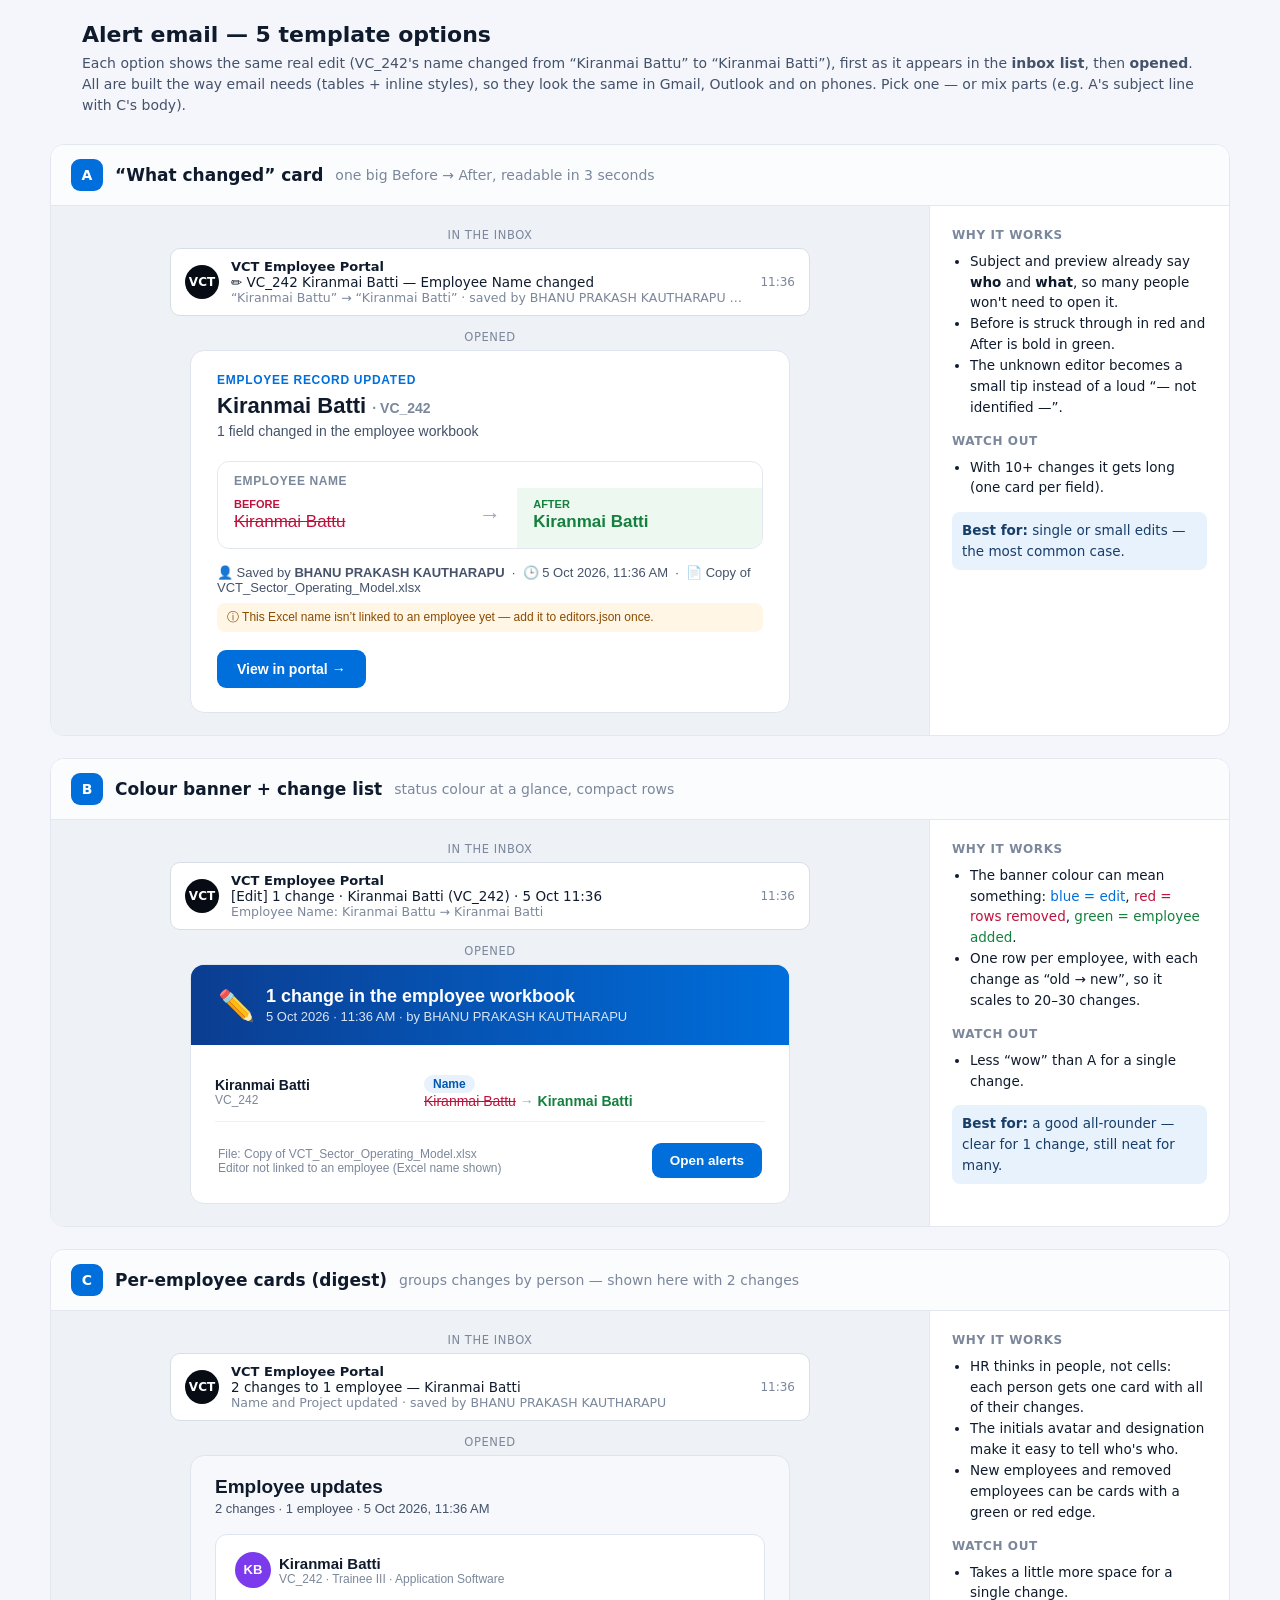
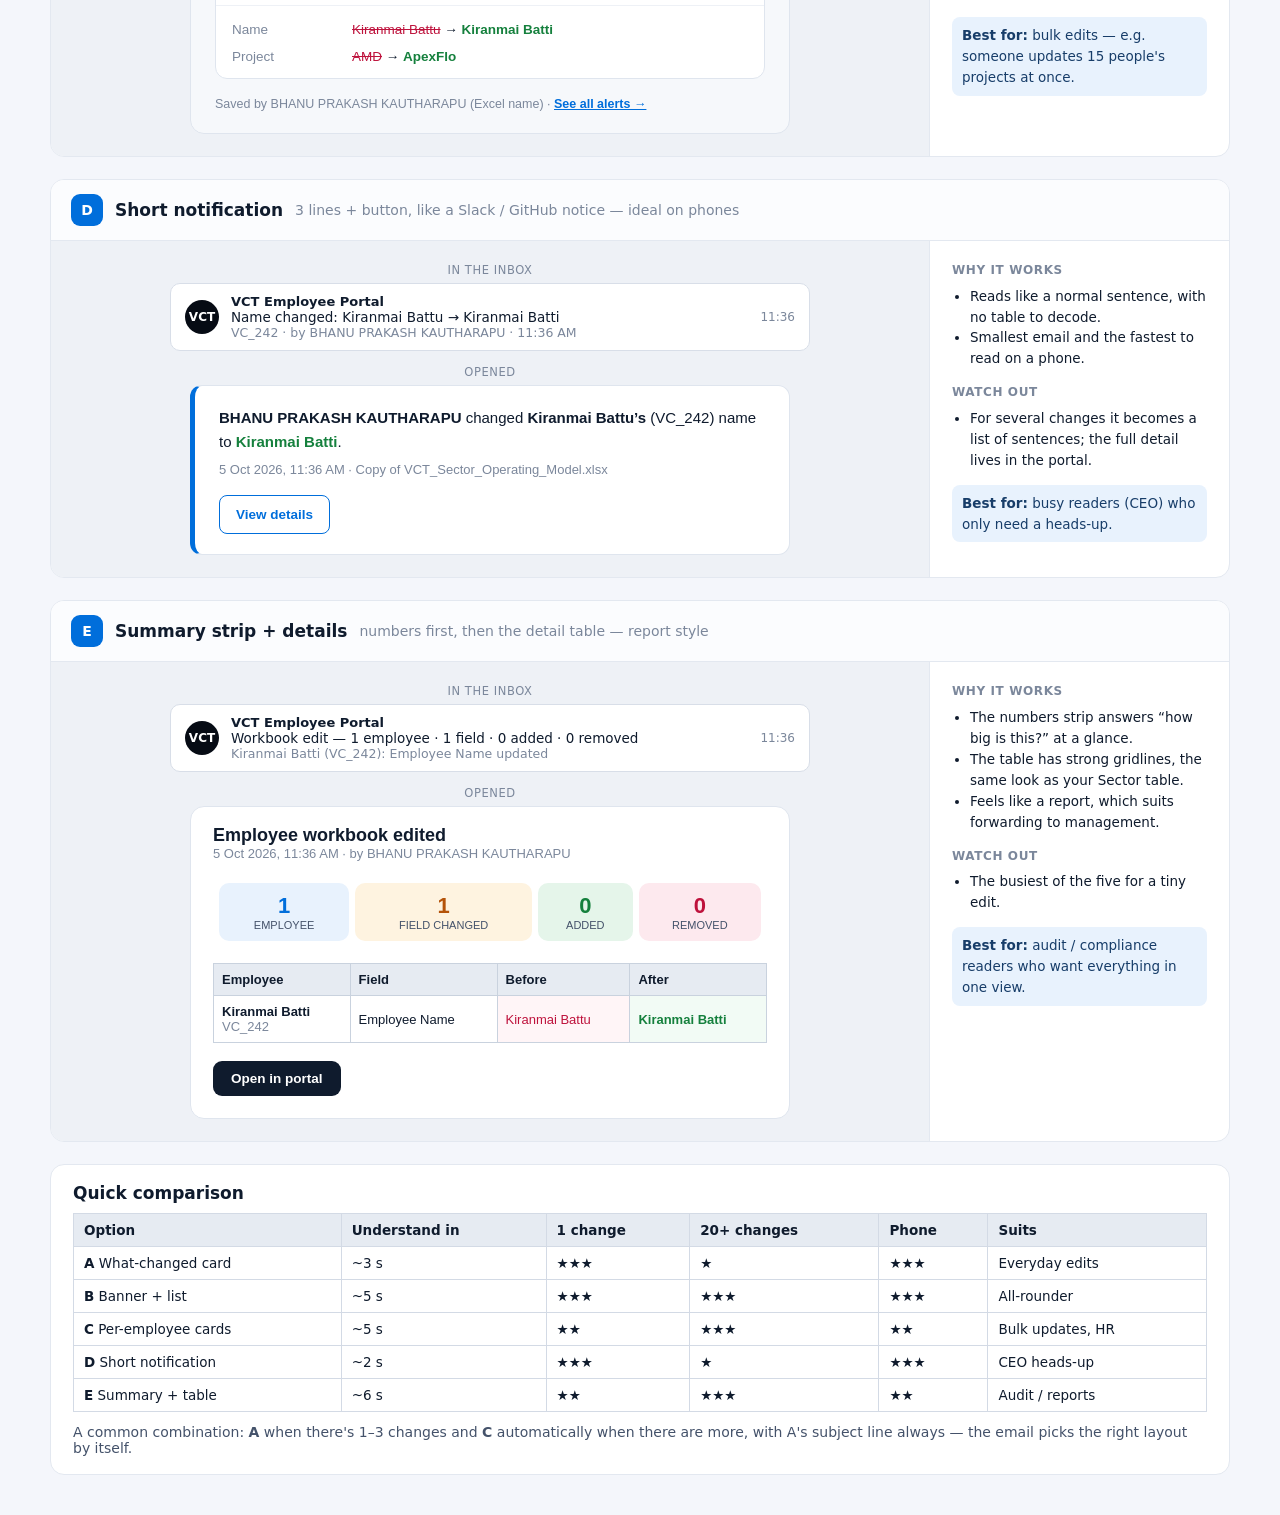
<file: design-options/email-templates.html>
<!doctype html>
<html lang="en">
<head>
<meta charset="utf-8">
<meta name="viewport" content="width=device-width, initial-scale=1">
<title>Alert Email Templates</title>
<style>
  :root { --brand: #006edb; --ink: #0f1b2d; --ink-2: #44526a; --ink-3: #7b879b; --line: #e3e8f0; --bg: #f4f6fb; }
  * { box-sizing: border-box; }
  body { margin: 0; font-family: "Segoe UI", system-ui, Arial, sans-serif; color: var(--ink); background: var(--bg); font-size: 14px; }
  header { padding: 22px 32px 6px; max-width: 1180px; margin: 0 auto; }
  header h1 { margin: 0; font-size: 22px; }
  header p { margin: 6px 0 0; color: var(--ink-2); line-height: 1.5; }
  .opt { max-width: 1180px; margin: 22px auto; background: #fff; border: 1px solid var(--line); border-radius: 14px; overflow: hidden; }
  .opt-h { display: flex; align-items: center; gap: 12px; padding: 14px 20px; border-bottom: 1px solid var(--line); background: #fbfcfe; flex-wrap: wrap; }
  .letter { width: 32px; height: 32px; border-radius: 9px; background: var(--brand); color: #fff; display: grid; place-items: center; font-weight: 800; }
  .opt-h h2 { margin: 0; font-size: 17px; }
  .opt-h .tag { color: var(--ink-3); }
  .opt-b { display: grid; grid-template-columns: minmax(0, 1fr) 300px; gap: 0; }
  .stage { padding: 22px; background: #eef1f6; }
  .notes { padding: 20px 22px; border-left: 1px solid var(--line); font-size: 13.5px; line-height: 1.55; }
  .notes h4 { margin: 0 0 6px; font-size: 12px; text-transform: uppercase; letter-spacing: .05em; color: var(--ink-3); }
  .notes ul { margin: 0 0 14px; padding-left: 18px; }
  .notes .best { background: #e8f2fd; color: #173d69; border-radius: 8px; padding: 8px 10px; }
  /* inbox row — how the email looks in the list before it's opened */
  .inbox { background: #fff; border: 1px solid #d8dee8; border-radius: 10px; padding: 10px 14px; margin: 0 auto 14px; max-width: 640px; display: flex; gap: 12px; align-items: center; }
  .inbox .av { width: 34px; height: 34px; border-radius: 50%; background: #060b14; color: #fff; display: grid; place-items: center; font-weight: 800; font-size: 12px; flex: 0 0 34px; }
  .inbox .t { min-width: 0; flex: 1; }
  .inbox .from { font-weight: 700; font-size: 13px; }
  .inbox .subj { font-size: 13.5px; white-space: nowrap; overflow: hidden; text-overflow: ellipsis; }
  .inbox .prev { color: var(--ink-3); font-size: 12.5px; white-space: nowrap; overflow: hidden; text-overflow: ellipsis; }
  .inbox .time { color: var(--ink-3); font-size: 12px; }
  .lbl { text-align: center; font-size: 11.5px; color: var(--ink-3); margin: 0 0 6px; text-transform: uppercase; letter-spacing: .05em; }
  .compare { max-width: 1180px; margin: 22px auto 40px; background: #fff; border: 1px solid var(--line); border-radius: 14px; padding: 18px 22px; }
  .compare table { border-collapse: collapse; width: 100%; font-size: 13.5px; }
  .compare th, .compare td { border: 1px solid #d3dae5; padding: 8px 10px; text-align: left; }
  .compare th { background: #e6ebf2; }
  @media (max-width: 900px) { .opt-b { grid-template-columns: 1fr; } .notes { border-left: 0; border-top: 1px solid var(--line); } header, .opt, .compare { margin-left: 16px; margin-right: 16px; } }
</style>
</head>
<body>
<header>
  <h1>Alert email — 5 template options</h1>
  <p>Each option shows the same real edit (VC_242's name changed from “Kiranmai Battu” to “Kiranmai Batti”), first as it appears in the <b>inbox list</b>, then <b>opened</b>.
  All are built the way email needs (tables + inline styles), so they look the same in Gmail, Outlook and on phones. Pick one — or mix parts (e.g. A's subject line with C's body).</p>
</header>

<!-- ============================ A ============================ -->
<section class="opt">
  <div class="opt-h"><span class="letter">A</span><h2>“What changed” card</h2><span class="tag">one big Before → After, readable in 3 seconds</span></div>
  <div class="opt-b">
    <div class="stage">
      <p class="lbl">In the inbox</p>
      <div class="inbox"><span class="av">VCT</span><div class="t"><div class="from">VCT Employee Portal</div><div class="subj">✏️ VC_242 Kiranmai Batti — Employee Name changed</div><div class="prev">“Kiranmai Battu” → “Kiranmai Batti” · saved by BHANU PRAKASH KAUTHARAPU at 11:36 AM</div></div><span class="time">11:36</span></div>
      <p class="lbl">Opened</p>
      <table role="presentation" width="100%" cellpadding="0" cellspacing="0" style="max-width:600px;margin:0 auto;background:#ffffff;border-radius:14px;overflow:hidden;font-family:Segoe UI,Arial,sans-serif;color:#0f1b2d;border:1px solid #dfe5ee">
        <tr><td style="padding:22px 26px 6px">
          <div style="font-size:12px;font-weight:700;letter-spacing:.06em;color:#006edb;text-transform:uppercase">Employee record updated</div>
          <div style="font-size:22px;font-weight:800;margin-top:6px">Kiranmai Batti <span style="font-size:14px;font-weight:600;color:#7b879b">· VC_242</span></div>
          <div style="font-size:14px;color:#44526a;margin-top:4px">1 field changed in the employee workbook</div>
        </td></tr>
        <tr><td style="padding:16px 26px">
          <table role="presentation" width="100%" cellpadding="0" cellspacing="0" style="border:1px solid #e3e8f0;border-radius:12px">
            <tr><td colspan="3" style="padding:12px 16px 0;font-size:12px;font-weight:700;color:#7b879b;text-transform:uppercase;letter-spacing:.05em">Employee Name</td></tr>
            <tr>
              <td style="padding:10px 16px 16px;width:45%"><div style="font-size:11px;color:#be123c;font-weight:700">BEFORE</div><div style="font-size:17px;color:#be123c;text-decoration:line-through;margin-top:2px">Kiranmai Battu</div></td>
              <td style="padding:10px 0 16px;width:10%;text-align:center;font-size:22px;color:#9aa6b8">→</td>
              <td style="padding:10px 16px 16px;width:45%;background:#ecf8f0;border-radius:0 0 11px 0"><div style="font-size:11px;color:#15803d;font-weight:700">AFTER</div><div style="font-size:17px;color:#15803d;font-weight:800;margin-top:2px">Kiranmai Batti</div></td>
            </tr>
          </table>
        </td></tr>
        <tr><td style="padding:0 26px 18px;font-size:13px;color:#44526a">
          👤 Saved by <b>BHANU PRAKASH KAUTHARAPU</b> &nbsp;·&nbsp; 🕒 5 Oct 2026, 11:36 AM &nbsp;·&nbsp; 📄 Copy of VCT_Sector_Operating_Model.xlsx
          <div style="margin-top:8px;font-size:12px;color:#8a4b00;background:#fff6e6;border-radius:8px;padding:6px 10px">ⓘ This Excel name isn’t linked to an employee yet — add it to editors.json once.</div>
        </td></tr>
        <tr><td style="padding:0 26px 24px"><a href="#" style="display:inline-block;background:#006edb;color:#fff;text-decoration:none;font-weight:700;padding:11px 20px;border-radius:9px;font-size:14px">View in portal →</a></td></tr>
      </table>
    </div>
    <div class="notes">
      <h4>Why it works</h4>
      <ul><li>Subject and preview already say <b>who</b> and <b>what</b>, so many people won't need to open it.</li><li>Before is struck through in red and After is bold in green.</li><li>The unknown editor becomes a small tip instead of a loud “— not identified —”.</li></ul>
      <h4>Watch out</h4>
      <ul><li>With 10+ changes it gets long (one card per field).</li></ul>
      <div class="best"><b>Best for:</b> single or small edits — the most common case.</div>
    </div>
  </div>
</section>

<!-- ============================ B ============================ -->
<section class="opt">
  <div class="opt-h"><span class="letter">B</span><h2>Colour banner + change list</h2><span class="tag">status colour at a glance, compact rows</span></div>
  <div class="opt-b">
    <div class="stage">
      <p class="lbl">In the inbox</p>
      <div class="inbox"><span class="av">VCT</span><div class="t"><div class="from">VCT Employee Portal</div><div class="subj">[Edit] 1 change · Kiranmai Batti (VC_242) · 5 Oct 11:36</div><div class="prev">Employee Name: Kiranmai Battu → Kiranmai Batti</div></div><span class="time">11:36</span></div>
      <p class="lbl">Opened</p>
      <table role="presentation" width="100%" cellpadding="0" cellspacing="0" style="max-width:600px;margin:0 auto;background:#ffffff;border-radius:14px;overflow:hidden;font-family:Segoe UI,Arial,sans-serif;color:#0f1b2d;border:1px solid #dfe5ee">
        <tr><td style="background:linear-gradient(90deg,#0b3d91,#006edb);background-color:#006edb;padding:18px 24px;color:#fff">
          <table role="presentation" width="100%"><tr>
            <td style="font-size:30px;width:46px">✏️</td>
            <td><div style="font-size:18px;font-weight:800">1 change in the employee workbook</div><div style="font-size:13px;opacity:.85;margin-top:2px">5 Oct 2026 · 11:36 AM · by BHANU PRAKASH KAUTHARAPU</div></td>
          </tr></table>
        </td></tr>
        <tr><td style="padding:18px 24px 6px">
          <table role="presentation" width="100%" cellpadding="0" cellspacing="0" style="font-size:14px">
            <tr>
              <td style="padding:12px 0;border-bottom:1px solid #eef1f6;width:38%"><b>Kiranmai Batti</b><div style="font-size:12px;color:#7b879b">VC_242</div></td>
              <td style="padding:12px 0;border-bottom:1px solid #eef1f6"><span style="display:inline-block;background:#e8f2fd;color:#0058b0;font-size:12px;font-weight:700;padding:2px 9px;border-radius:99px">Name</span><br>
                <span style="color:#be123c;text-decoration:line-through">Kiranmai Battu</span> <span style="color:#9aa6b8">→</span> <b style="color:#15803d">Kiranmai Batti</b></td>
            </tr>
          </table>
        </td></tr>
        <tr><td style="padding:12px 24px 22px">
          <table role="presentation" width="100%"><tr>
            <td style="font-size:12px;color:#7b879b">File: Copy of VCT_Sector_Operating_Model.xlsx<br>Editor not linked to an employee (Excel name shown)</td>
            <td align="right"><a href="#" style="display:inline-block;background:#006edb;color:#fff;text-decoration:none;font-weight:700;padding:10px 18px;border-radius:9px;font-size:13.5px">Open alerts</a></td>
          </tr></table>
        </td></tr>
      </table>
    </div>
    <div class="notes">
      <h4>Why it works</h4>
      <ul><li>The banner colour can mean something: <span style="color:#006edb">blue = edit</span>, <span style="color:#be123c">red = rows removed</span>, <span style="color:#15803d">green = employee added</span>.</li><li>One row per employee, with each change as “old → new”, so it scales to 20–30 changes.</li></ul>
      <h4>Watch out</h4>
      <ul><li>Less “wow” than A for a single change.</li></ul>
      <div class="best"><b>Best for:</b> a good all-rounder — clear for 1 change, still neat for many.</div>
    </div>
  </div>
</section>

<!-- ============================ C ============================ -->
<section class="opt">
  <div class="opt-h"><span class="letter">C</span><h2>Per-employee cards (digest)</h2><span class="tag">groups changes by person — shown here with 2 changes</span></div>
  <div class="opt-b">
    <div class="stage">
      <p class="lbl">In the inbox</p>
      <div class="inbox"><span class="av">VCT</span><div class="t"><div class="from">VCT Employee Portal</div><div class="subj">2 changes to 1 employee — Kiranmai Batti</div><div class="prev">Name and Project updated · saved by BHANU PRAKASH KAUTHARAPU</div></div><span class="time">11:36</span></div>
      <p class="lbl">Opened</p>
      <table role="presentation" width="100%" cellpadding="0" cellspacing="0" style="max-width:600px;margin:0 auto;background:#f6f8fb;border-radius:14px;overflow:hidden;font-family:Segoe UI,Arial,sans-serif;color:#0f1b2d;border:1px solid #dfe5ee">
        <tr><td style="padding:20px 24px 8px">
          <div style="font-size:19px;font-weight:800">Employee updates</div>
          <div style="font-size:13px;color:#44526a;margin-top:3px">2 changes · 1 employee · 5 Oct 2026, 11:36 AM</div>
        </td></tr>
        <tr><td style="padding:10px 24px">
          <table role="presentation" width="100%" cellpadding="0" cellspacing="0" style="background:#fff;border:1px solid #dfe5ee;border-radius:12px">
            <tr><td style="padding:14px 16px;border-bottom:1px solid #eef1f6">
              <table role="presentation"><tr>
                <td style="width:42px"><div style="width:36px;height:36px;border-radius:50%;background:#7c3aed;color:#fff;font-weight:800;font-size:13px;line-height:36px;text-align:center">KB</div></td>
                <td><b style="font-size:15px">Kiranmai Batti</b><div style="font-size:12px;color:#7b879b">VC_242 · Trainee III · Application Software</div></td>
              </tr></table>
            </td></tr>
            <tr><td style="padding:10px 16px 4px;font-size:13.5px">
              <div style="padding:6px 0"><span style="color:#7b879b;display:inline-block;width:120px">Name</span><span style="color:#be123c;text-decoration:line-through">Kiranmai Battu</span> → <b style="color:#15803d">Kiranmai Batti</b></div>
              <div style="padding:6px 0 10px"><span style="color:#7b879b;display:inline-block;width:120px">Project</span><span style="color:#be123c;text-decoration:line-through">AMD</span> → <b style="color:#15803d">ApexFlo</b></div>
            </td></tr>
          </table>
        </td></tr>
        <tr><td style="padding:8px 24px 22px;font-size:12.5px;color:#7b879b">Saved by BHANU PRAKASH KAUTHARAPU (Excel name) · <a href="#" style="color:#006edb;font-weight:700">See all alerts →</a></td></tr>
      </table>
    </div>
    <div class="notes">
      <h4>Why it works</h4>
      <ul><li>HR thinks in people, not cells: each person gets one card with all of their changes.</li><li>The initials avatar and designation make it easy to tell who's who.</li><li>New employees and removed employees can be cards with a green or red edge.</li></ul>
      <h4>Watch out</h4>
      <ul><li>Takes a little more space for a single change.</li></ul>
      <div class="best"><b>Best for:</b> bulk edits — e.g. someone updates 15 people's projects at once.</div>
    </div>
  </div>
</section>

<!-- ============================ D ============================ -->
<section class="opt">
  <div class="opt-h"><span class="letter">D</span><h2>Short notification</h2><span class="tag">3 lines + button, like a Slack / GitHub notice — ideal on phones</span></div>
  <div class="opt-b">
    <div class="stage">
      <p class="lbl">In the inbox</p>
      <div class="inbox"><span class="av">VCT</span><div class="t"><div class="from">VCT Employee Portal</div><div class="subj">Name changed: Kiranmai Battu → Kiranmai Batti</div><div class="prev">VC_242 · by BHANU PRAKASH KAUTHARAPU · 11:36 AM</div></div><span class="time">11:36</span></div>
      <p class="lbl">Opened</p>
      <table role="presentation" width="100%" cellpadding="0" cellspacing="0" style="max-width:600px;margin:0 auto;background:#ffffff;border-radius:12px;font-family:Segoe UI,Arial,sans-serif;color:#0f1b2d;border:1px solid #dfe5ee;border-left:5px solid #006edb">
        <tr><td style="padding:20px 24px;font-size:15px;line-height:1.6">
          <b>BHANU PRAKASH KAUTHARAPU</b> changed <b>Kiranmai Battu’s</b> (VC_242) name to <b style="color:#15803d">Kiranmai Batti</b>.
          <div style="font-size:13px;color:#7b879b;margin-top:6px">5 Oct 2026, 11:36 AM · Copy of VCT_Sector_Operating_Model.xlsx</div>
          <div style="margin-top:14px"><a href="#" style="display:inline-block;border:1.5px solid #006edb;color:#006edb;text-decoration:none;font-weight:700;padding:8px 16px;border-radius:8px;font-size:13.5px">View details</a></div>
        </td></tr>
      </table>
    </div>
    <div class="notes">
      <h4>Why it works</h4>
      <ul><li>Reads like a normal sentence, with no table to decode.</li><li>Smallest email and the fastest to read on a phone.</li></ul>
      <h4>Watch out</h4>
      <ul><li>For several changes it becomes a list of sentences; the full detail lives in the portal.</li></ul>
      <div class="best"><b>Best for:</b> busy readers (CEO) who only need a heads-up.</div>
    </div>
  </div>
</section>

<!-- ============================ E ============================ -->
<section class="opt">
  <div class="opt-h"><span class="letter">E</span><h2>Summary strip + details</h2><span class="tag">numbers first, then the detail table — report style</span></div>
  <div class="opt-b">
    <div class="stage">
      <p class="lbl">In the inbox</p>
      <div class="inbox"><span class="av">VCT</span><div class="t"><div class="from">VCT Employee Portal</div><div class="subj">Workbook edit — 1 employee · 1 field · 0 added · 0 removed</div><div class="prev">Kiranmai Batti (VC_242): Employee Name updated</div></div><span class="time">11:36</span></div>
      <p class="lbl">Opened</p>
      <table role="presentation" width="100%" cellpadding="0" cellspacing="0" style="max-width:600px;margin:0 auto;background:#ffffff;border-radius:14px;overflow:hidden;font-family:Segoe UI,Arial,sans-serif;color:#0f1b2d;border:1px solid #dfe5ee">
        <tr><td style="padding:18px 22px 4px"><div style="font-size:18px;font-weight:800">Employee workbook edited</div><div style="font-size:13px;color:#7b879b">5 Oct 2026, 11:36 AM · by BHANU PRAKASH KAUTHARAPU</div></td></tr>
        <tr><td style="padding:12px 22px">
          <table role="presentation" width="100%" cellpadding="0" cellspacing="6"><tr>
            <td style="background:#e8f2fd;border-radius:10px;padding:10px;text-align:center"><div style="font-size:22px;font-weight:800;color:#006edb">1</div><div style="font-size:11px;color:#44526a">EMPLOYEE</div></td>
            <td style="background:#fef3e0;border-radius:10px;padding:10px;text-align:center"><div style="font-size:22px;font-weight:800;color:#b45309">1</div><div style="font-size:11px;color:#44526a">FIELD CHANGED</div></td>
            <td style="background:#e5f5ea;border-radius:10px;padding:10px;text-align:center"><div style="font-size:22px;font-weight:800;color:#15803d">0</div><div style="font-size:11px;color:#44526a">ADDED</div></td>
            <td style="background:#fde9ee;border-radius:10px;padding:10px;text-align:center"><div style="font-size:22px;font-weight:800;color:#be123c">0</div><div style="font-size:11px;color:#44526a">REMOVED</div></td>
          </tr></table>
        </td></tr>
        <tr><td style="padding:4px 22px 18px">
          <table role="presentation" width="100%" cellpadding="0" cellspacing="0" style="font-size:13px;border:1px solid #c9d2de;border-collapse:collapse">
            <tr style="background:#e6ebf2"><th align="left" style="padding:8px;border:1px solid #c9d2de">Employee</th><th align="left" style="padding:8px;border:1px solid #c9d2de">Field</th><th align="left" style="padding:8px;border:1px solid #c9d2de">Before</th><th align="left" style="padding:8px;border:1px solid #c9d2de">After</th></tr>
            <tr><td style="padding:8px;border:1px solid #c9d2de"><b>Kiranmai Batti</b><br><span style="color:#7b879b">VC_242</span></td><td style="padding:8px;border:1px solid #c9d2de">Employee Name</td><td style="padding:8px;border:1px solid #c9d2de;background:#fff5f7;color:#be123c">Kiranmai Battu</td><td style="padding:8px;border:1px solid #c9d2de;background:#f2fbf5;color:#15803d;font-weight:700">Kiranmai Batti</td></tr>
          </table>
        </td></tr>
        <tr><td style="padding:0 22px 22px"><a href="#" style="display:inline-block;background:#0f1b2d;color:#fff;text-decoration:none;font-weight:700;padding:10px 18px;border-radius:9px;font-size:13.5px">Open in portal</a></td></tr>
      </table>
    </div>
    <div class="notes">
      <h4>Why it works</h4>
      <ul><li>The numbers strip answers “how big is this?” at a glance.</li><li>The table has strong gridlines, the same look as your Sector table.</li><li>Feels like a report, which suits forwarding to management.</li></ul>
      <h4>Watch out</h4>
      <ul><li>The busiest of the five for a tiny edit.</li></ul>
      <div class="best"><b>Best for:</b> audit / compliance readers who want everything in one view.</div>
    </div>
  </div>
</section>

<section class="compare">
  <h2 style="margin:0 0 10px;font-size:17px">Quick comparison</h2>
  <table>
    <tr><th>Option</th><th>Understand in</th><th>1 change</th><th>20+ changes</th><th>Phone</th><th>Suits</th></tr>
    <tr><td><b>A</b> What-changed card</td><td>~3 s</td><td>★★★</td><td>★</td><td>★★★</td><td>Everyday edits</td></tr>
    <tr><td><b>B</b> Banner + list</td><td>~5 s</td><td>★★★</td><td>★★★</td><td>★★★</td><td>All-rounder</td></tr>
    <tr><td><b>C</b> Per-employee cards</td><td>~5 s</td><td>★★</td><td>★★★</td><td>★★</td><td>Bulk updates, HR</td></tr>
    <tr><td><b>D</b> Short notification</td><td>~2 s</td><td>★★★</td><td>★</td><td>★★★</td><td>CEO heads-up</td></tr>
    <tr><td><b>E</b> Summary + table</td><td>~6 s</td><td>★★</td><td>★★★</td><td>★★</td><td>Audit / reports</td></tr>
  </table>
  <p style="color:#44526a;margin:12px 0 0">A common combination: <b>A</b> when there's 1–3 changes and <b>C</b> automatically when there are more, with A's subject line always — the email picks the right layout by itself.</p>
</section>
</body>
</html>
</file>
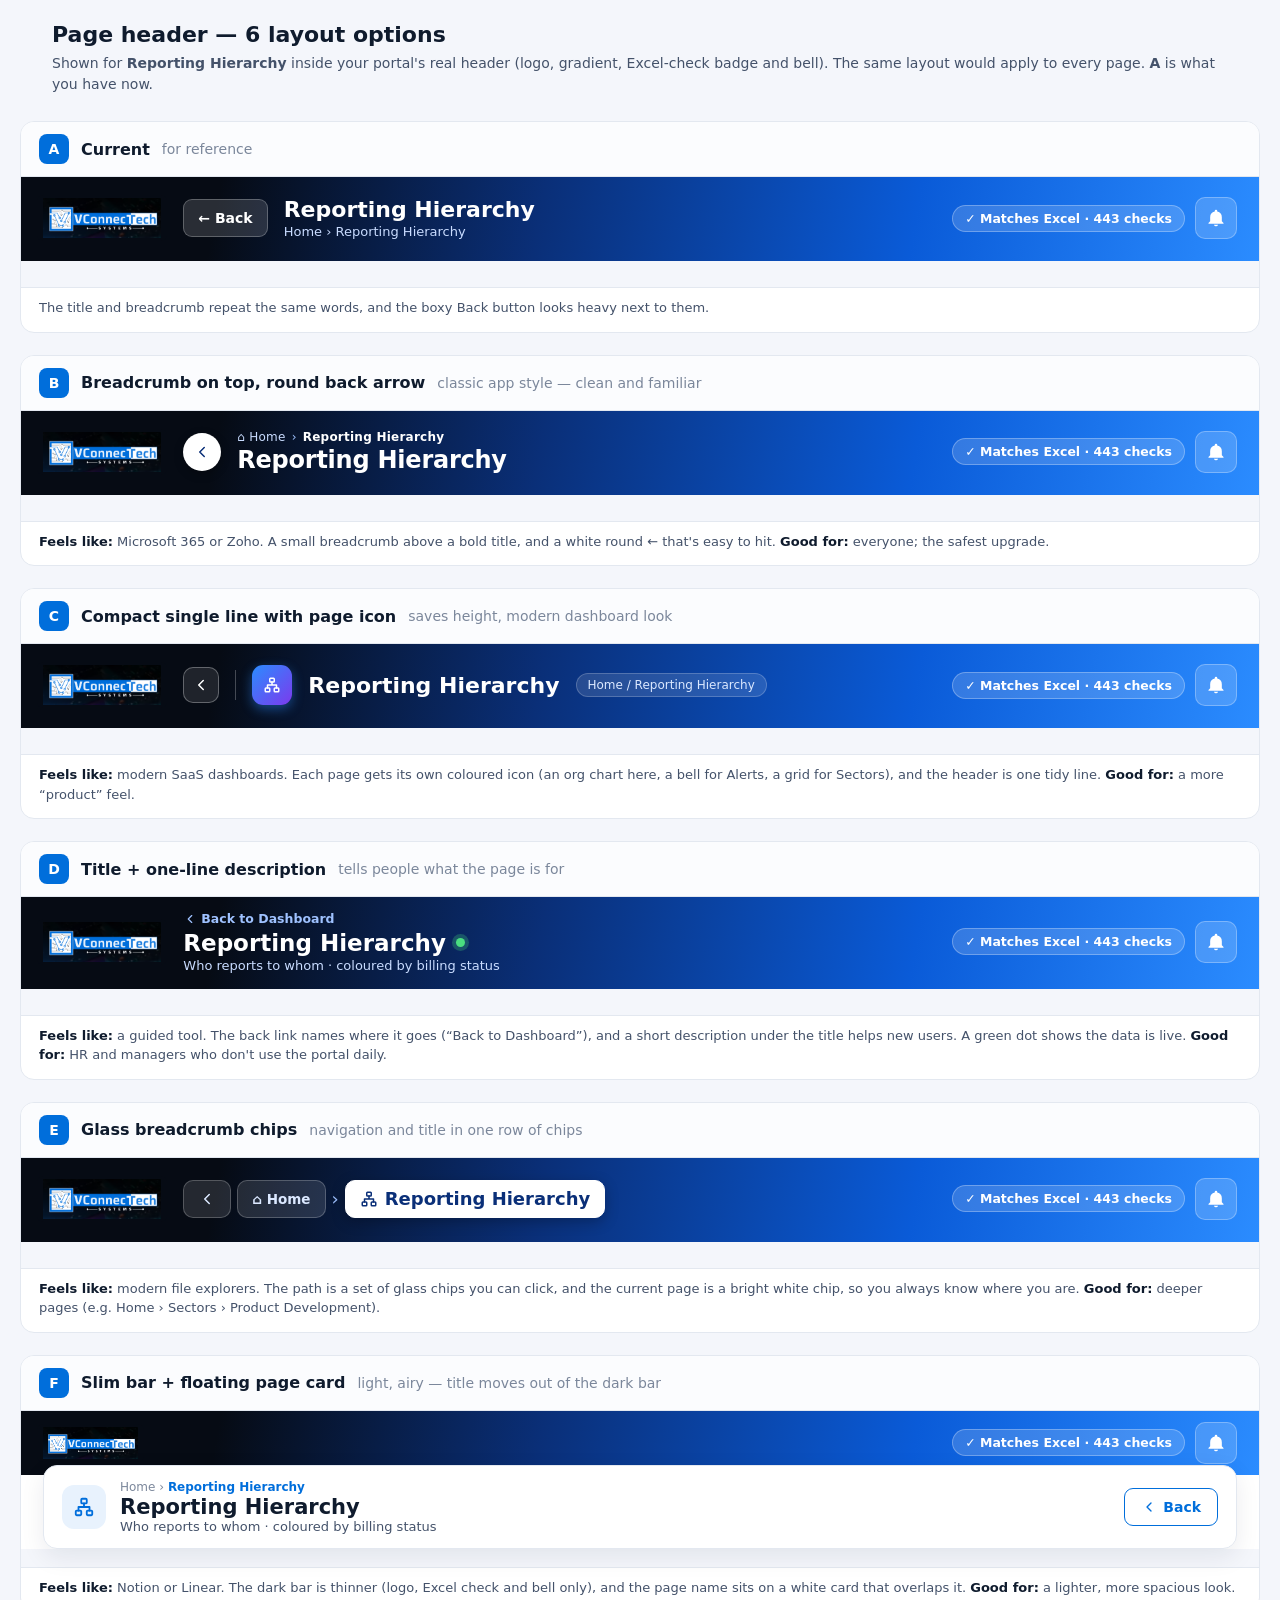
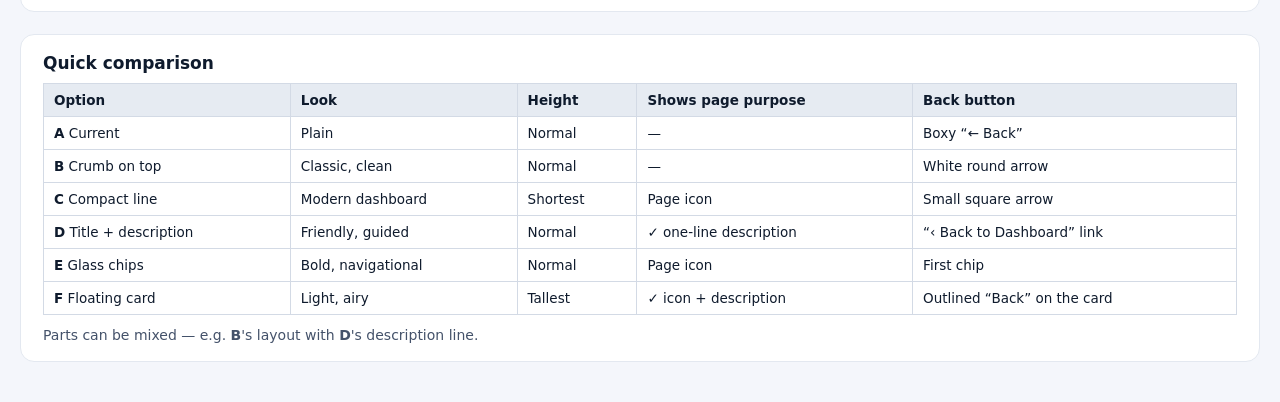
<file: design-options/header-options.html>
<!doctype html>
<html lang="en">
<head>
<meta charset="utf-8">
<meta name="viewport" content="width=device-width, initial-scale=1">
<title>Page Header Options</title>
<style>
  :root { --brand: #006edb; --ink: #0f1b2d; --ink-2: #44526a; --ink-3: #7b879b; --line: #e3e8f0; --bg: #f4f6fb; }
  * { box-sizing: border-box; }
  body { margin: 0; font-family: "Segoe UI", system-ui, Arial, sans-serif; color: var(--ink); background: var(--bg); font-size: 14px; }
  header.page { padding: 22px 32px 4px; max-width: 1240px; margin: 0 auto; }
  header.page h1 { margin: 0; font-size: 22px; }
  header.page p { margin: 6px 0 0; color: var(--ink-2); line-height: 1.5; }
  .opt { max-width: 1240px; margin: 22px auto; background: #fff; border: 1px solid var(--line); border-radius: 14px; overflow: hidden; }
  .opt-h { display: flex; align-items: center; gap: 12px; padding: 12px 18px; border-bottom: 1px solid var(--line); background: #fbfcfe; flex-wrap: wrap; }
  .letter { width: 30px; height: 30px; border-radius: 8px; background: var(--brand); color: #fff; display: grid; place-items: center; font-weight: 800; }
  .opt-h h2 { margin: 0; font-size: 16px; }
  .opt-h .tag { color: var(--ink-3); }
  .opt-f { padding: 10px 18px 14px; color: var(--ink-2); font-size: 13px; line-height: 1.5; border-top: 1px solid var(--line); }
  .opt-f b { color: var(--ink); }

  /* ---- shared header frame (same as the live portal's Pulse header) ---- */
  .bar { display: flex; align-items: center; gap: 16px; padding: 14px 22px 16px 16px; color: #fff; min-height: 84px;
    background: linear-gradient(100deg, #060b14 0%, #060b14 16%, #0a2f78 42%, #0a5bd8 72%, #2b8cff 100%); }
  .logo { height: 46px; border-radius: 6px; background: #060b14; padding: 3px 6px; flex: 0 0 auto; }
  .right { margin-left: auto; display: flex; gap: 10px; align-items: center; }
  .badge { background: rgba(255,255,255,.16); border: 1px solid rgba(255,255,255,.28); border-radius: 99px; padding: 5px 12px; font-size: 12.5px; font-weight: 600; white-space: nowrap; }
  .bell { width: 42px; height: 42px; border-radius: 10px; background: rgba(255,255,255,.16); border: 1px solid rgba(255,255,255,.28); display: grid; place-items: center; }
  .bell svg { width: 20px; height: 20px; fill: #fff; }
  .page-below { height: 26px; background: var(--bg); }
  svg.i { width: 18px; height: 18px; fill: none; stroke: currentColor; stroke-width: 2; stroke-linecap: round; stroke-linejoin: round; }

  /* A — current */
  .A .back { height: 38px; padding: 0 14px; border-radius: 9px; background: rgba(255,255,255,.14); border: 1px solid rgba(255,255,255,.25); color: #fff; font-weight: 600; display: inline-flex; align-items: center; }
  .A h3 { margin: 0; font-size: 22px; }
  .A .cr { font-size: 13px; color: #c9dcff; margin-top: 2px; }

  /* B — breadcrumb on top, round back arrow */
  .B .rb { width: 38px; height: 38px; border-radius: 50%; background: #fff; color: #0a2f78; display: grid; place-items: center; box-shadow: 0 3px 10px rgba(0,0,0,.25); flex: 0 0 38px; }
  .B .cr { font-size: 12px; color: #9fc2ff; letter-spacing: .02em; display: flex; gap: 6px; align-items: center; }
  .B .cr a { color: #c9dcff; text-decoration: none; } .B .cr b { color: #fff; font-weight: 600; }
  .B h3 { margin: 2px 0 0; font-size: 24px; font-weight: 800; letter-spacing: -.01em; }

  /* C — one compact line: back icon · page icon · title · crumb pill */
  .C .ib { width: 36px; height: 36px; border-radius: 10px; border: 1px solid rgba(255,255,255,.3); background: rgba(255,255,255,.1); display: grid; place-items: center; flex: 0 0 36px; }
  .C .pi { width: 40px; height: 40px; border-radius: 11px; background: linear-gradient(135deg, #2b8cff, #7c3aed); display: grid; place-items: center; box-shadow: 0 4px 12px rgba(43,140,255,.45); flex: 0 0 40px; }
  .C h3 { margin: 0; font-size: 22px; font-weight: 800; }
  .C .pill { font-size: 12px; color: #dbe8ff; background: rgba(255,255,255,.12); border: 1px solid rgba(255,255,255,.2); border-radius: 99px; padding: 4px 11px; white-space: nowrap; }
  .C .sep { width: 1px; height: 30px; background: rgba(255,255,255,.25); }

  /* D — title + description, back as "‹ previous page" link */
  .D .up { font-size: 12.5px; color: #9fc2ff; font-weight: 600; display: inline-flex; gap: 4px; align-items: center; }
  .D h3 { margin: 1px 0 0; font-size: 23px; font-weight: 800; display: flex; align-items: center; gap: 10px; }
  .D h3 .dot { width: 9px; height: 9px; border-radius: 50%; background: #4ade80; box-shadow: 0 0 0 4px rgba(74,222,128,.25); }
  .D .desc { font-size: 13px; color: #c9dcff; margin-top: 2px; }

  /* E — glass breadcrumb chips (back merged in) */
  .E .chips { display: flex; align-items: center; gap: 6px; }
  .E .chip { display: inline-flex; align-items: center; gap: 7px; height: 38px; padding: 0 14px; border-radius: 10px; background: rgba(255,255,255,.12); border: 1px solid rgba(255,255,255,.22); font-weight: 600; font-size: 13.5px; color: #dbe8ff; }
  .E .chip.cur { background: #fff; color: #0a2f78; font-size: 18px; font-weight: 800; border-color: #fff; box-shadow: 0 4px 14px rgba(0,0,0,.25); }
  .E .chev { color: #9fc2ff; font-size: 18px; }

  /* F — slim bar + light page-header card */
  .F .bar { min-height: 64px; padding-top: 10px; padding-bottom: 10px; }
  .F .logo { height: 38px; }
  .F .ph { margin: -10px 22px 0; position: relative; background: #fff; border: 1px solid var(--line); border-radius: 14px; box-shadow: 0 8px 24px rgba(15,27,45,.08); padding: 14px 18px; display: flex; align-items: center; gap: 14px; }
  .F .pi { width: 44px; height: 44px; border-radius: 12px; background: #e8f2fd; color: var(--brand); display: grid; place-items: center; flex: 0 0 44px; }
  .F .pi svg { width: 22px; height: 22px; }
  .F .cr { font-size: 12px; color: var(--ink-3); } .F .cr b { color: var(--brand); font-weight: 600; }
  .F h3 { margin: 1px 0 0; font-size: 21px; font-weight: 800; }
  .F .desc { font-size: 13px; color: var(--ink-2); }
  .F .bk { margin-left: auto; height: 38px; padding: 0 16px; border-radius: 9px; border: 1.5px solid var(--brand); color: var(--brand); font-weight: 700; display: inline-flex; align-items: center; gap: 6px; white-space: nowrap; }
  .F .page-below { height: 18px; }

  .compare { max-width: 1240px; margin: 22px auto 40px; background: #fff; border: 1px solid var(--line); border-radius: 14px; padding: 18px 22px; }
  .compare table { border-collapse: collapse; width: 100%; font-size: 13.5px; }
  .compare th, .compare td { border: 1px solid #d3dae5; padding: 8px 10px; text-align: left; }
  .compare th { background: #e6ebf2; }
  @media (max-width: 900px) { .opt, .compare, header.page { margin-left: 16px; margin-right: 16px; } .badge { display: none; } }
</style>
</head>
<body>
<header class="page">
  <h1>Page header — 6 layout options</h1>
  <p>Shown for <b>Reporting Hierarchy</b> inside your portal's real header (logo, gradient, Excel-check badge and bell). The same layout would apply to every page. <b>A</b> is what you have now.</p>
</header>

<!-- shared bits -->
<template id="right"><div class="right"><span class="badge">✓ Matches Excel · 443 checks</span><span class="bell"><svg viewBox="0 0 24 24"><path d="M12 22a2.5 2.5 0 0 0 2.45-2h-4.9A2.5 2.5 0 0 0 12 22Zm7-6V11a7 7 0 0 0-5.5-6.84V3.5a1.5 1.5 0 0 0-3 0v.66A7 7 0 0 0 5 11v5l-2 2v1h18v-1l-2-2Z"/></svg></span></div></template>

<section class="opt A">
  <div class="opt-h"><span class="letter">A</span><h2>Current</h2><span class="tag">for reference</span></div>
  <div class="bar"><img class="logo" src="../portal/assets/vct-logo.png" alt=""><span class="back">← Back</span>
    <div><h3>Reporting Hierarchy</h3><div class="cr">Home › Reporting Hierarchy</div></div><div data-right></div></div>
  <div class="page-below"></div>
  <div class="opt-f">The title and breadcrumb repeat the same words, and the boxy Back button looks heavy next to them.</div>
</section>

<section class="opt B">
  <div class="opt-h"><span class="letter">B</span><h2>Breadcrumb on top, round back arrow</h2><span class="tag">classic app style — clean and familiar</span></div>
  <div class="bar"><img class="logo" src="../portal/assets/vct-logo.png" alt="">
    <span class="rb" title="Back"><svg class="i" viewBox="0 0 24 24"><path d="M15 18l-6-6 6-6"/></svg></span>
    <div><div class="cr"><a href="#">⌂ Home</a> › <b>Reporting Hierarchy</b></div><h3>Reporting Hierarchy</h3></div><div data-right></div></div>
  <div class="page-below"></div>
  <div class="opt-f"><b>Feels like:</b> Microsoft 365 or Zoho. A small breadcrumb above a bold title, and a white round ← that's easy to hit. <b>Good for:</b> everyone; the safest upgrade.</div>
</section>

<section class="opt C">
  <div class="opt-h"><span class="letter">C</span><h2>Compact single line with page icon</h2><span class="tag">saves height, modern dashboard look</span></div>
  <div class="bar"><img class="logo" src="../portal/assets/vct-logo.png" alt="">
    <span class="ib" title="Back"><svg class="i" viewBox="0 0 24 24"><path d="M15 18l-6-6 6-6"/></svg></span><span class="sep"></span>
    <span class="pi"><svg class="i" viewBox="0 0 24 24"><rect x="9" y="3" width="6" height="5" rx="1"/><rect x="3" y="16" width="6" height="5" rx="1"/><rect x="15" y="16" width="6" height="5" rx="1"/><path d="M12 8v4M6 16v-4h12v4"/></svg></span>
    <h3>Reporting Hierarchy</h3><span class="pill">Home / Reporting Hierarchy</span><div data-right></div></div>
  <div class="page-below"></div>
  <div class="opt-f"><b>Feels like:</b> modern SaaS dashboards. Each page gets its own coloured icon (an org chart here, a bell for Alerts, a grid for Sectors), and the header is one tidy line. <b>Good for:</b> a more “product” feel.</div>
</section>

<section class="opt D">
  <div class="opt-h"><span class="letter">D</span><h2>Title + one-line description</h2><span class="tag">tells people what the page is for</span></div>
  <div class="bar"><img class="logo" src="../portal/assets/vct-logo.png" alt="">
    <div><span class="up"><svg class="i" viewBox="0 0 24 24" style="width:14px;height:14px"><path d="M15 18l-6-6 6-6"/></svg>Back to Dashboard</span>
      <h3>Reporting Hierarchy <span class="dot" title="Live data"></span></h3>
      <div class="desc">Who reports to whom · coloured by billing status</div></div><div data-right></div></div>
  <div class="page-below"></div>
  <div class="opt-f"><b>Feels like:</b> a guided tool. The back link names where it goes (“Back to Dashboard”), and a short description under the title helps new users. A green dot shows the data is live. <b>Good for:</b> HR and managers who don't use the portal daily.</div>
</section>

<section class="opt E">
  <div class="opt-h"><span class="letter">E</span><h2>Glass breadcrumb chips</h2><span class="tag">navigation and title in one row of chips</span></div>
  <div class="bar"><img class="logo" src="../portal/assets/vct-logo.png" alt="">
    <div class="chips"><span class="chip"><svg class="i" viewBox="0 0 24 24"><path d="M15 18l-6-6 6-6"/></svg></span><span class="chip">⌂ Home</span><span class="chev">›</span>
      <span class="chip cur"><svg class="i" viewBox="0 0 24 24"><rect x="9" y="3" width="6" height="5" rx="1"/><rect x="3" y="16" width="6" height="5" rx="1"/><rect x="15" y="16" width="6" height="5" rx="1"/><path d="M12 8v4M6 16v-4h12v4"/></svg>Reporting Hierarchy</span></div><div data-right></div></div>
  <div class="page-below"></div>
  <div class="opt-f"><b>Feels like:</b> modern file explorers. The path is a set of glass chips you can click, and the current page is a bright white chip, so you always know where you are. <b>Good for:</b> deeper pages (e.g. Home › Sectors › Product Development).</div>
</section>

<section class="opt F">
  <div class="opt-h"><span class="letter">F</span><h2>Slim bar + floating page card</h2><span class="tag">light, airy — title moves out of the dark bar</span></div>
  <div class="bar"><img class="logo" src="../portal/assets/vct-logo.png" alt=""><div data-right></div></div>
  <div class="ph"><span class="pi"><svg class="i" viewBox="0 0 24 24"><rect x="9" y="3" width="6" height="5" rx="1"/><rect x="3" y="16" width="6" height="5" rx="1"/><rect x="15" y="16" width="6" height="5" rx="1"/><path d="M12 8v4M6 16v-4h12v4"/></svg></span>
    <div><div class="cr">Home › <b>Reporting Hierarchy</b></div><h3>Reporting Hierarchy</h3><div class="desc">Who reports to whom · coloured by billing status</div></div>
    <span class="bk"><svg class="i" viewBox="0 0 24 24" style="width:16px;height:16px"><path d="M15 18l-6-6 6-6"/></svg>Back</span></div>
  <div class="page-below"></div>
  <div class="opt-f"><b>Feels like:</b> Notion or Linear. The dark bar is thinner (logo, Excel check and bell only), and the page name sits on a white card that overlaps it. <b>Good for:</b> a lighter, more spacious look.</div>
</section>

<section class="compare">
  <h2 style="margin:0 0 10px;font-size:17px">Quick comparison</h2>
  <table>
    <tr><th>Option</th><th>Look</th><th>Height</th><th>Shows page purpose</th><th>Back button</th></tr>
    <tr><td><b>A</b> Current</td><td>Plain</td><td>Normal</td><td>—</td><td>Boxy “← Back”</td></tr>
    <tr><td><b>B</b> Crumb on top</td><td>Classic, clean</td><td>Normal</td><td>—</td><td>White round arrow</td></tr>
    <tr><td><b>C</b> Compact line</td><td>Modern dashboard</td><td>Shortest</td><td>Page icon</td><td>Small square arrow</td></tr>
    <tr><td><b>D</b> Title + description</td><td>Friendly, guided</td><td>Normal</td><td>✓ one-line description</td><td>“‹ Back to Dashboard” link</td></tr>
    <tr><td><b>E</b> Glass chips</td><td>Bold, navigational</td><td>Normal</td><td>Page icon</td><td>First chip</td></tr>
    <tr><td><b>F</b> Floating card</td><td>Light, airy</td><td>Tallest</td><td>✓ icon + description</td><td>Outlined “Back” on the card</td></tr>
  </table>
  <p style="color:#44526a;margin:12px 0 0">Parts can be mixed — e.g. <b>B</b>'s layout with <b>D</b>'s description line.</p>
</section>

<script>
  // put the same right-hand badge + bell into every header
  const r = document.getElementById("right").innerHTML;
  document.querySelectorAll("[data-right]").forEach((el) => { el.outerHTML = r; });
</script>
</body>
</html>
</file>
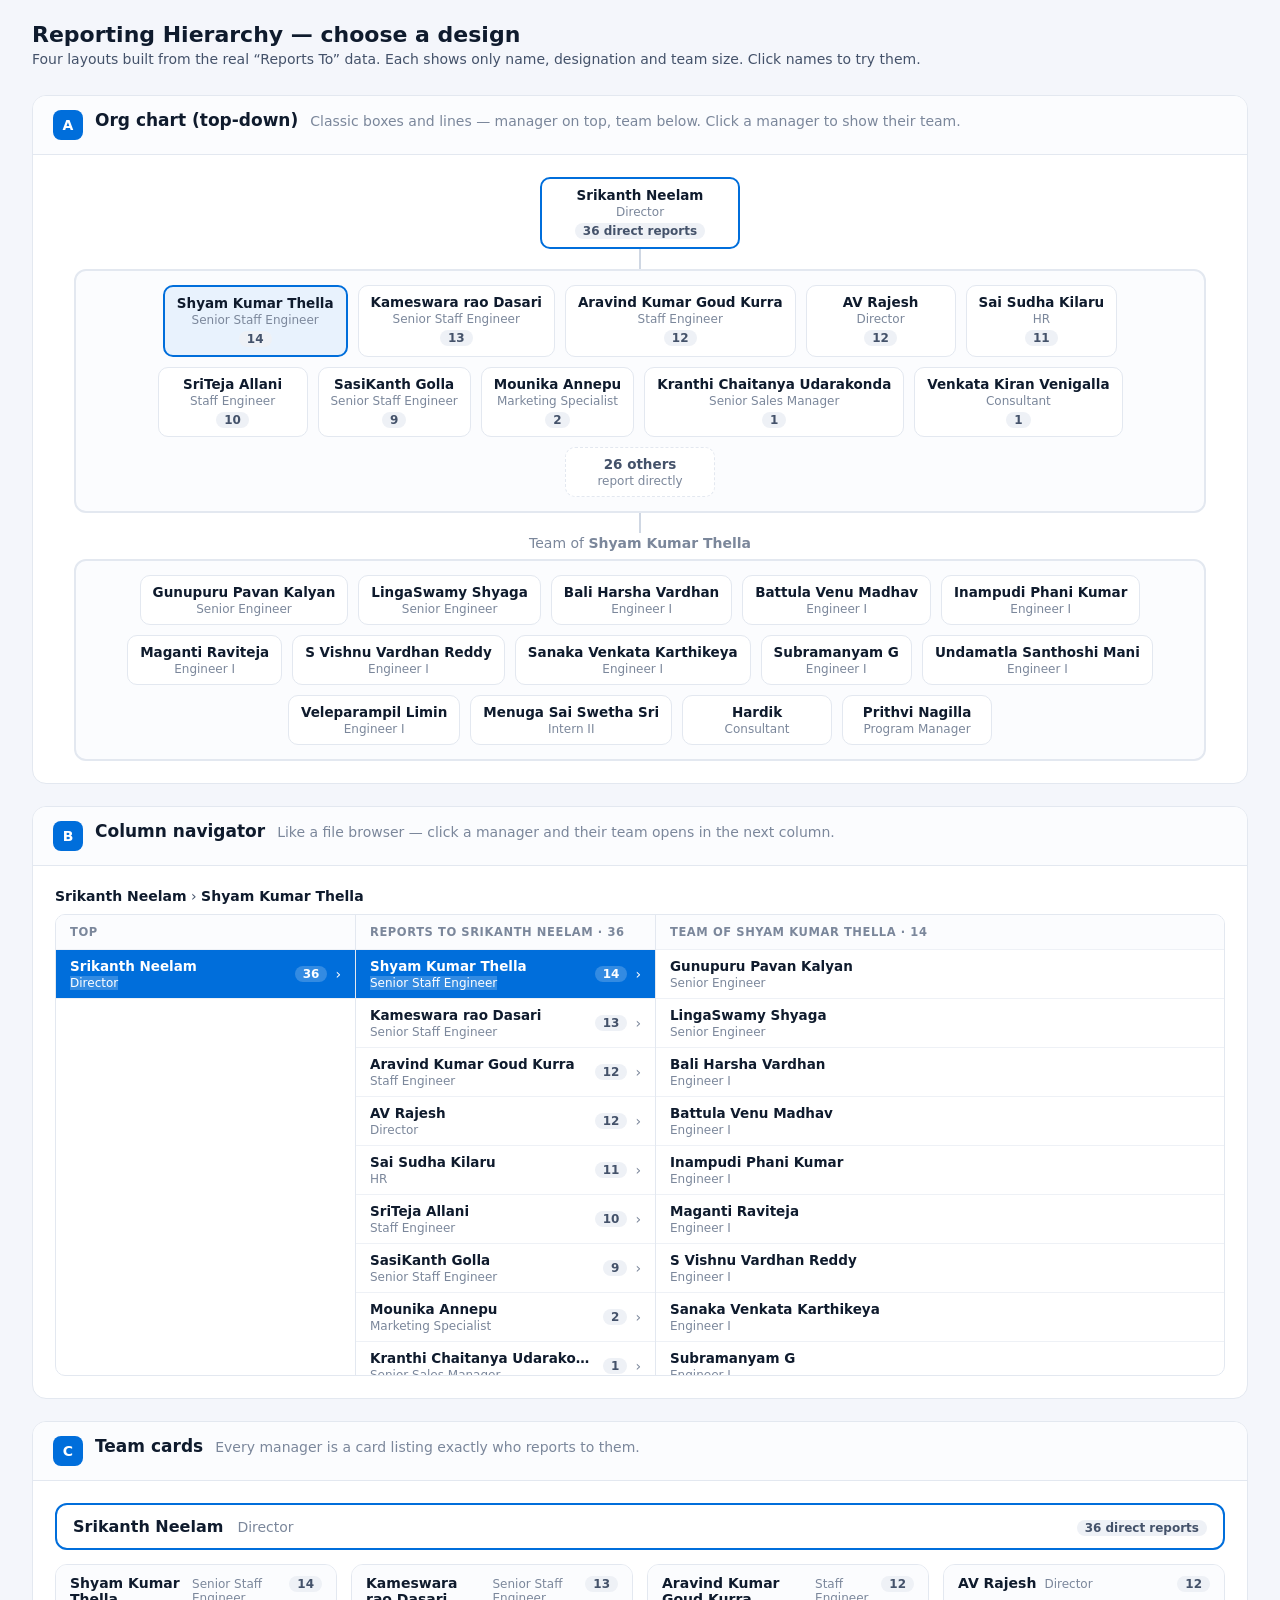
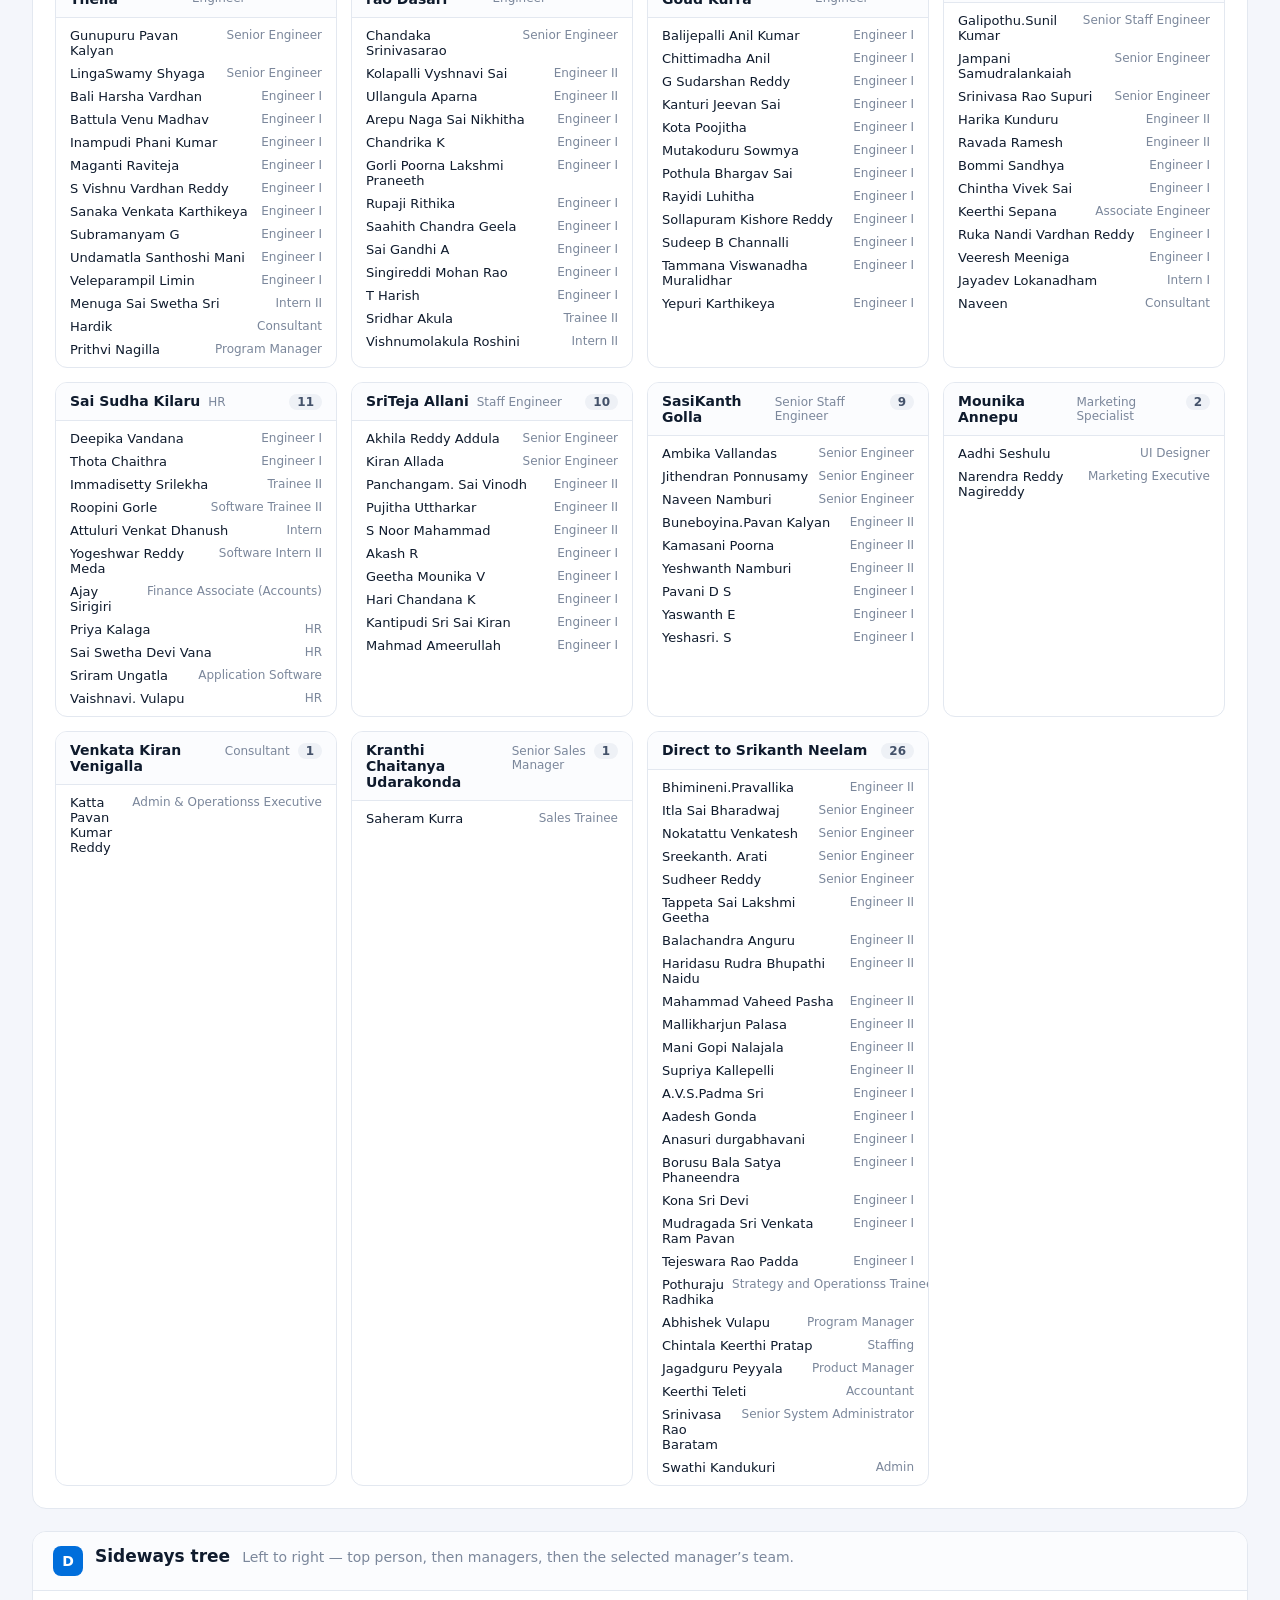
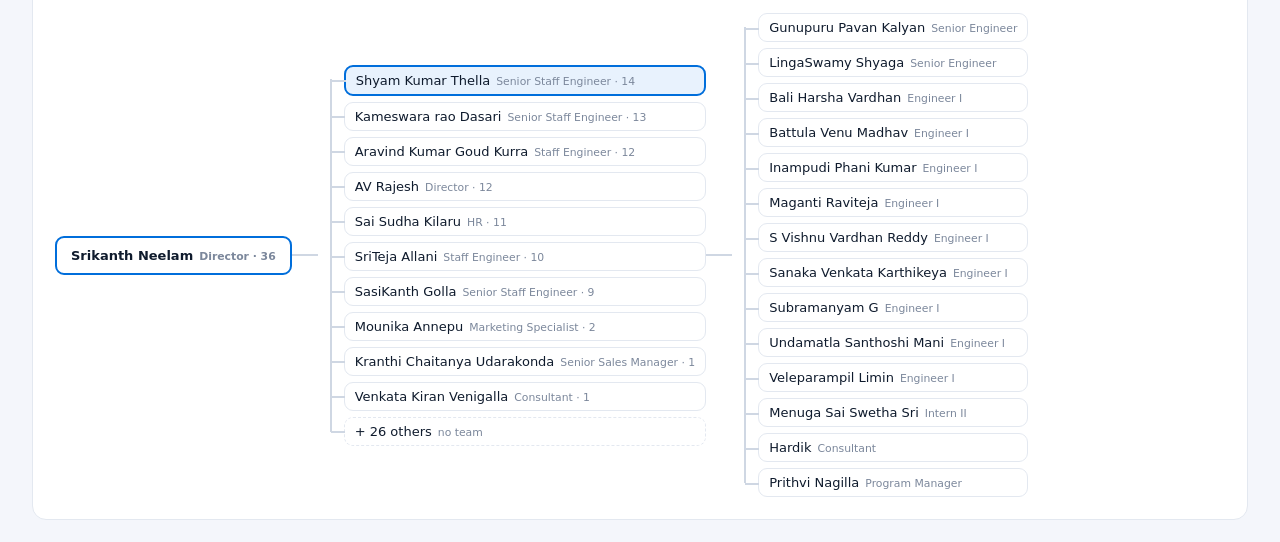
<file: design-options/hierarchy-options.html>
<!doctype html>
<html lang="en">
<head>
<meta charset="utf-8">
<meta name="viewport" content="width=device-width, initial-scale=1">
<title>Hierarchy Design Options</title>
<style>
  :root { --brand: #006edb; --brand-50: #e8f2fd; --ink: #0f1b2d; --ink-2: #44526a; --ink-3: #7b879b; --line: #e3e8f0; --line-2: #eef1f6; --bg: #f4f6fb; }
  * { box-sizing: border-box; }
  body { margin: 0; font-family: "Segoe UI", system-ui, Arial, sans-serif; color: var(--ink); background: var(--bg); font-size: 14px; }
  header { padding: 22px 32px 6px; }
  header h1 { margin: 0; font-size: 22px; }
  header p { margin: 4px 0 0; color: var(--ink-2); }
  .opt { margin: 22px 32px; background: #fff; border: 1px solid var(--line); border-radius: 14px; overflow: hidden; }
  .opt-h { display: flex; align-items: baseline; gap: 12px; padding: 14px 20px; border-bottom: 1px solid var(--line); background: #fbfcfe; }
  .opt-h .letter { width: 30px; height: 30px; border-radius: 8px; background: var(--brand); color: #fff; display: grid; place-items: center; font-weight: 800; align-self: center; }
  .opt-h h2 { margin: 0; font-size: 17px; }
  .opt-h span { color: var(--ink-3); }
  .stage { padding: 22px; overflow-x: auto; }
  .muted { color: var(--ink-3); }
  .n { font-size: 12px; font-weight: 700; color: var(--ink-2); background: var(--line-2); border-radius: 99px; padding: 1px 8px; }

  /* A — top-down org chart */
  .A { display: flex; flex-direction: column; align-items: center; min-width: 1000px; }
  .box { border: 1px solid var(--line); border-radius: 10px; padding: 8px 12px; background: #fff; text-align: center; min-width: 150px; cursor: pointer; }
  .box b { display: block; font-size: 13.5px; }
  .box small { color: var(--ink-3); font-size: 12px; }
  .box .n { display: inline-block; margin-top: 4px; }
  .box.root { border: 2px solid var(--brand); min-width: 200px; }
  .box.sel { border: 2px solid var(--brand); background: var(--brand-50); }
  .vline { width: 2px; height: 20px; background: #cfd7e3; }
  .row { display: flex; gap: 10px; justify-content: center; flex-wrap: wrap; position: relative; padding-top: 20px; border-top: 2px solid #cfd7e3; max-width: 1100px; }
  .row .box { position: relative; }
  .row { border-top: 0; padding-top: 0; }
  .row-wrap { border: 2px solid #e3e8f0; border-radius: 12px; padding: 14px; background: #fbfcfe; }
  .box.more { border-style: dashed; color: var(--ink-2); }

  /* B — column navigator */
  .B { display: flex; border: 1px solid var(--line); border-radius: 10px; overflow: hidden; min-width: 900px; }
  .col { width: 300px; border-right: 1px solid var(--line); max-height: 460px; overflow-y: auto; }
  .col:last-child { border-right: 0; flex: 1; }
  .col h4 { margin: 0; padding: 10px 14px; font-size: 11.5px; text-transform: uppercase; letter-spacing: .05em; color: var(--ink-3); background: #fbfcfe; border-bottom: 1px solid var(--line-2); position: sticky; top: 0; }
  .it { display: flex; align-items: center; gap: 8px; padding: 8px 14px; border-bottom: 1px solid var(--line-2); cursor: pointer; }
  .it:hover { background: #f5f8fc; }
  .it.sel { background: var(--brand); color: #fff; }
  .it.sel small, .it.sel .n { color: #fff; background: rgba(255,255,255,.2); }
  .it div { min-width: 0; flex: 1; }
  .it b { display: block; font-size: 13.5px; white-space: nowrap; overflow: hidden; text-overflow: ellipsis; }
  .it small { color: var(--ink-3); font-size: 12px; }
  .it .chev { color: var(--ink-3); }
  .it.sel .chev { color: #fff; }
  .crumb { margin-bottom: 10px; color: var(--ink-2); }
  .crumb b { color: var(--ink); }

  /* C — team cards */
  .C-boss { border: 2px solid var(--brand); border-radius: 12px; padding: 12px 16px; margin-bottom: 14px; display: flex; gap: 14px; align-items: baseline; }
  .C { display: grid; grid-template-columns: repeat(auto-fill, minmax(260px, 1fr)); gap: 14px; }
  .team { border: 1px solid var(--line); border-radius: 12px; overflow: hidden; }
  .team-h { padding: 10px 14px; background: #fbfcfe; border-bottom: 1px solid var(--line); display: flex; gap: 8px; align-items: baseline; }
  .team-h b { font-size: 14px; }
  .team-h .n { margin-left: auto; }
  .team ul { list-style: none; margin: 0; padding: 6px 0; }
  .team li { padding: 4px 14px; font-size: 13px; display: flex; gap: 8px; }
  .team li span { color: var(--ink-3); font-size: 12px; margin-left: auto; white-space: nowrap; }

  /* D — left-to-right tree */
  .D { display: flex; align-items: center; gap: 0; min-width: 980px; }
  .D .node { border: 1px solid var(--line); border-radius: 9px; padding: 6px 10px; background: #fff; white-space: nowrap; font-size: 13px; cursor: pointer; }
  .D .node small { color: var(--ink-3); margin-left: 6px; }
  .D .node.root { border: 2px solid var(--brand); padding: 10px 14px; font-weight: 700; }
  .D .node.sel { border: 2px solid var(--brand); background: var(--brand-50); }
  .D .stack { display: flex; flex-direction: column; gap: 6px; position: relative; padding-left: 26px; }
  .D .stack::before { content: ""; position: absolute; left: 12px; top: 14px; bottom: 14px; border-left: 2px solid #cfd7e3; }
  .D .stack > .node { position: relative; }
  .D .stack > .node::before { content: ""; position: absolute; left: -14px; top: 50%; width: 14px; border-top: 2px solid #cfd7e3; }
  .D .link { width: 26px; border-top: 2px solid #cfd7e3; }
</style>
</head>
<body>
<header>
  <h1>Reporting Hierarchy — choose a design</h1>
  <p>Four layouts built from the real “Reports To” data. Each shows only name, designation and team size. Click names to try them.</p>
</header>

<section class="opt" id="optA"><div class="opt-h"><span class="letter">A</span><h2>Org chart (top-down)</h2><span>Classic boxes and lines — manager on top, team below. Click a manager to show their team.</span></div><div class="stage"><div class="A" id="A"></div></div></section>
<section class="opt" id="optB"><div class="opt-h"><span class="letter">B</span><h2>Column navigator</h2><span>Like a file browser — click a manager and their team opens in the next column.</span></div><div class="stage"><div id="B"></div></div></section>
<section class="opt" id="optC"><div class="opt-h"><span class="letter">C</span><h2>Team cards</h2><span>Every manager is a card listing exactly who reports to them.</span></div><div class="stage"><div id="C"></div></div></section>
<section class="opt" id="optD"><div class="opt-h"><span class="letter">D</span><h2>Sideways tree</h2><span>Left to right — top person, then managers, then the selected manager’s team.</span></div><div class="stage"><div class="D" id="D"></div></div></section>

<script src="../portal/data/vct-data.js"></script>
<script src="../portal/js/metrics.js"></script>
<script>
  const E = window.VCT_DATA.employees;
  const H = VCTMetrics.hierarchy(E);
  const boss = H.tops[0];
  const kids = (e) => H.children.get(e.id);
  const esc = (s) => String(s ?? "").replace(/[&<>"]/g, (c) => ({ "&": "&amp;", "<": "&lt;", ">": "&gt;", '"': "&quot;" }[c]));
  const des = (e) => esc(e.designation || e.level || "");
  const managersOf = (e) => kids(e).filter((k) => kids(k).length);
  const icsOf = (e) => kids(e).filter((k) => !kids(k).length);

  // A — org chart
  let selA = managersOf(boss)[0];
  function drawA() {
    const ms = managersOf(boss), ics = icsOf(boss);
    document.getElementById("A").innerHTML = `
      <div class="box root"><b>${esc(boss.name)}</b><small>${des(boss)}</small><br><span class="n">${kids(boss).length} direct reports</span></div>
      <div class="vline"></div>
      <div class="row-wrap"><div class="row">${ms.map((m) => `<div class="box${m === selA ? " sel" : ""}" data-a="${m.id}"><b>${esc(m.name)}</b><small>${des(m)}</small><br><span class="n">${kids(m).length}</span></div>`).join("")}
        <div class="box more" data-a="__ics"><b>${ics.length} others</b><small>report directly</small></div></div></div>
      <div class="vline"></div>
      <div class="muted" style="margin:2px 0 8px">${selA === "__ics" ? "Direct reports of " + esc(boss.name) + " with no team" : "Team of <b>" + esc(selA.name) + "</b>"}</div>
      <div class="row-wrap"><div class="row">${(selA === "__ics" ? ics : kids(selA)).map((k) => `<div class="box"><b>${esc(k.name)}</b><small>${des(k)}</small>${kids(k).length ? `<br><span class="n">${kids(k).length}</span>` : ""}</div>`).join("")}</div></div>`;
    document.querySelectorAll("[data-a]").forEach((el) => el.onclick = () => { selA = el.dataset.a === "__ics" ? "__ics" : E.find((x) => x.id === el.dataset.a); drawA(); });
  }

  // B — columns
  let pathB = [boss, managersOf(boss)[0]];
  function drawB() {
    const cols = pathB.map((p, i) => {
      const list = kids(p);
      return `<div class="col"><h4>${i === 0 ? "Reports to " : "Team of "}${esc(p.name)} · ${list.length}</h4>${list.map((k) => `
        <div class="it${pathB[i + 1] === k ? " sel" : ""}" data-b="${k.id}" data-lvl="${i}"><div><b>${esc(k.name)}</b><small>${des(k)}</small></div>${kids(k).length ? `<span class="n">${kids(k).length}</span><span class="chev">›</span>` : ""}</div>`).join("")}</div>`;
    });
    document.getElementById("B").innerHTML = `<div class="crumb">${pathB.map((p) => `<b>${esc(p.name)}</b>`).join(" › ")}</div><div class="B"><div class="col"><h4>Top</h4><div class="it sel"><div><b>${esc(boss.name)}</b><small>${des(boss)}</small></div><span class="n">${kids(boss).length}</span><span class="chev">›</span></div></div>${cols.join("")}</div>`;
    document.querySelectorAll("[data-b]").forEach((el) => el.onclick = () => {
      const e = E.find((x) => x.id === el.dataset.b);
      pathB = pathB.slice(0, +el.dataset.lvl + 1);
      if (kids(e).length) pathB.push(e);
      drawB();
    });
  }

  // C — team cards
  function drawC() {
    const ics = icsOf(boss);
    const managers = H.managers.filter((m) => m !== boss).sort((a, b) => kids(b).length - kids(a).length);
    document.getElementById("C").innerHTML = `
      <div class="C-boss"><b style="font-size:16px">${esc(boss.name)}</b><span class="muted">${des(boss)}</span><span class="n" style="margin-left:auto">${kids(boss).length} direct reports</span></div>
      <div class="C">${managers.map((m) => `<div class="team"><div class="team-h"><b>${esc(m.name)}</b><span class="muted" style="font-size:12px">${des(m)}</span><span class="n">${kids(m).length}</span></div>
        <ul>${kids(m).map((k) => `<li>${esc(k.name)}<span>${des(k)}</span></li>`).join("")}</ul></div>`).join("")}
        <div class="team"><div class="team-h"><b>Direct to ${esc(boss.name)}</b><span class="n">${ics.length}</span></div><ul>${ics.map((k) => `<li>${esc(k.name)}<span>${des(k)}</span></li>`).join("")}</ul></div>
      </div>`;
  }

  // D — sideways tree
  let selD = managersOf(boss)[0];
  function drawD() {
    const ms = managersOf(boss);
    document.getElementById("D").innerHTML = `
      <div class="node root">${esc(boss.name)}<small>${des(boss)} · ${kids(boss).length}</small></div><div class="link"></div>
      <div class="stack">${ms.map((m) => `<div class="node${m === selD ? " sel" : ""}" data-d="${m.id}">${esc(m.name)}<small>${des(m)} · ${kids(m).length}</small></div>`).join("")}
        <div class="node" style="border-style:dashed">+ ${icsOf(boss).length} others<small>no team</small></div></div>
      <div class="link"></div>
      <div class="stack">${kids(selD).map((k) => `<div class="node">${esc(k.name)}<small>${des(k)}</small></div>`).join("")}</div>`;
    document.querySelectorAll("[data-d]").forEach((el) => el.onclick = () => { selD = E.find((x) => x.id === el.dataset.d); drawD(); });
  }

  drawA(); drawB(); drawC(); drawD();
</script>
</body>
</html>
</file>
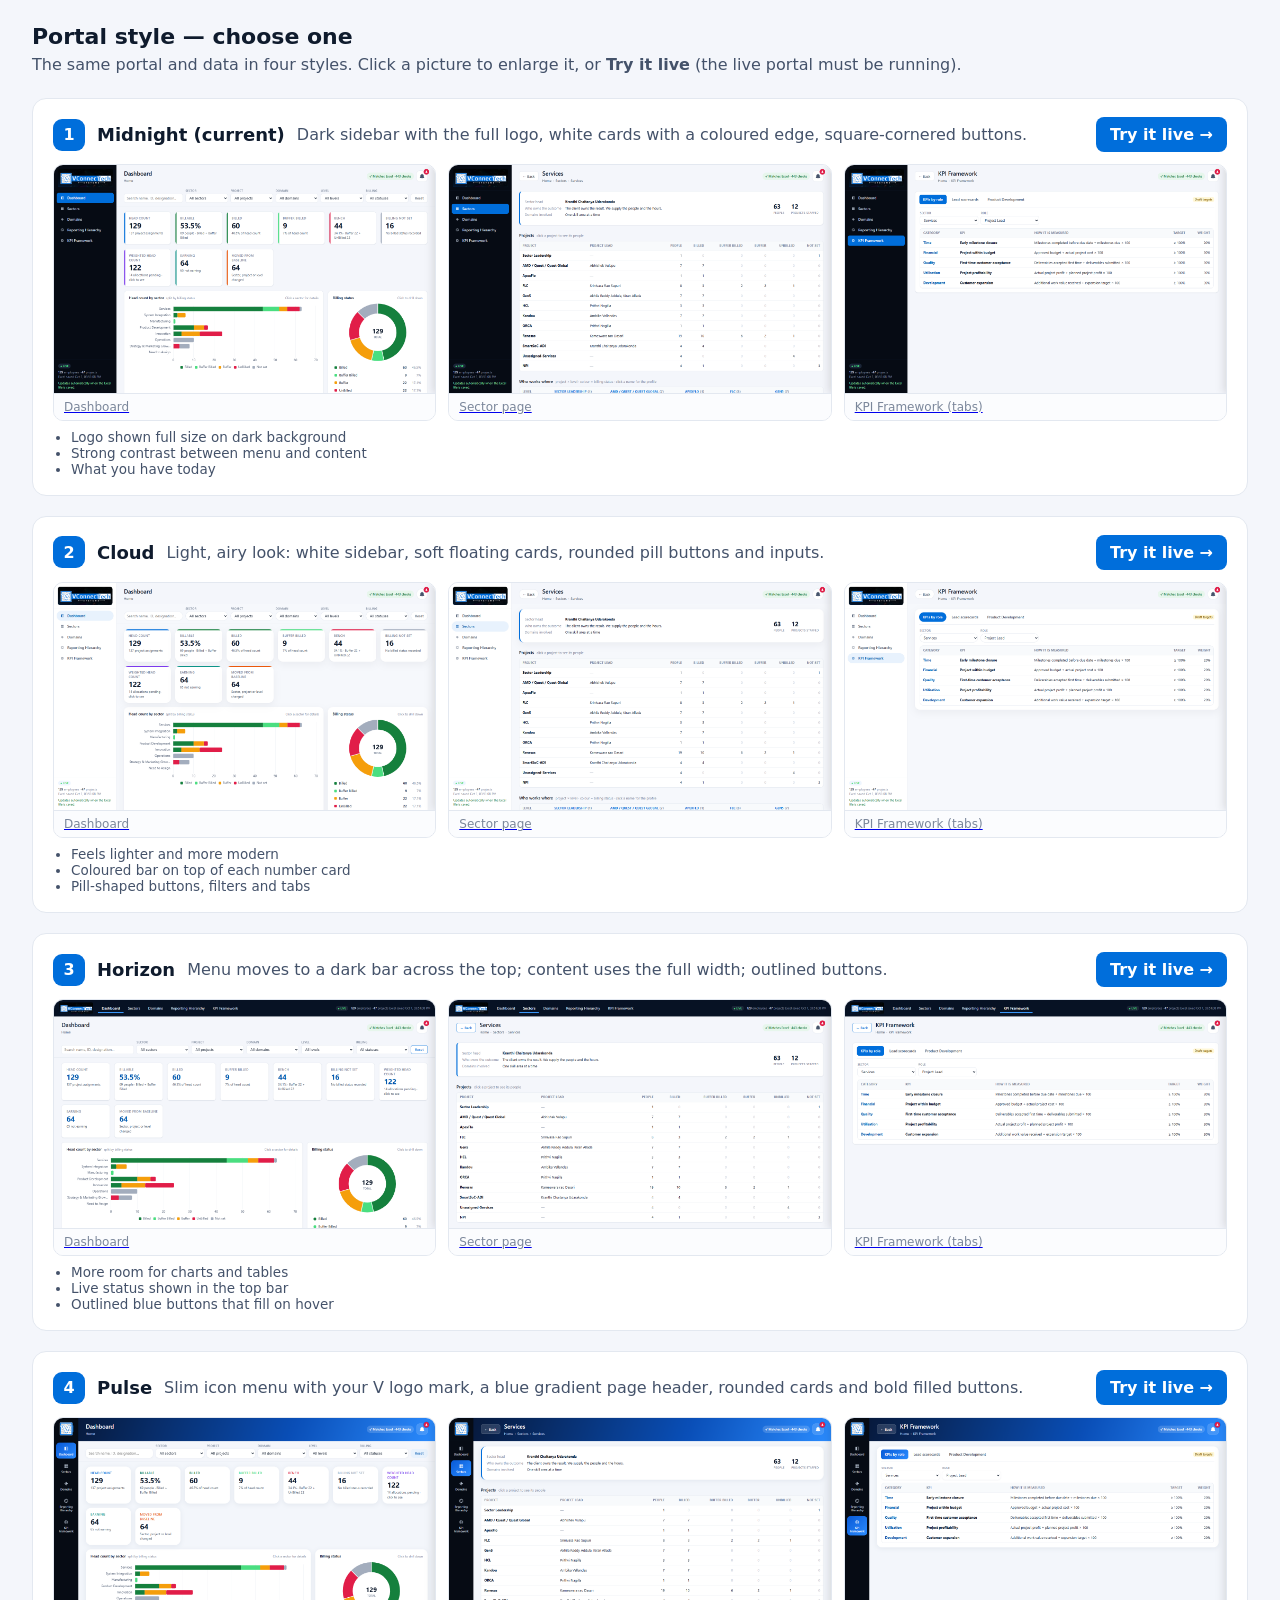
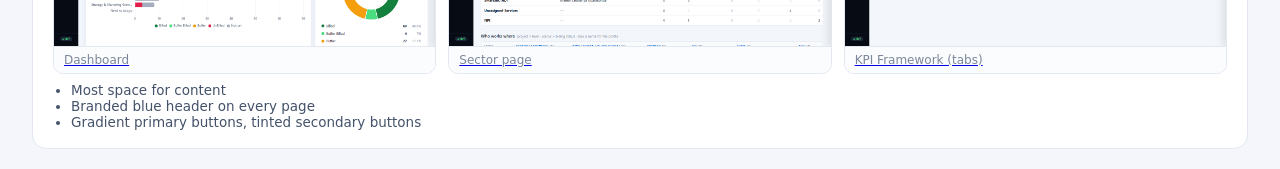
<file: design-options/ui-options.html>
<!doctype html>
<html lang="en">
<head>
<meta charset="utf-8">
<meta name="viewport" content="width=device-width, initial-scale=1">
<title>Portal Style Options</title>
<style>
  :root { --brand: #006edb; --ink: #0f1b2d; --ink-2: #44526a; --ink-3: #7b879b; --line: #e3e8f0; --bg: #f4f6fb; }
  * { box-sizing: border-box; }
  body { margin: 0; font-family: "Segoe UI", system-ui, Arial, sans-serif; color: var(--ink); background: var(--bg); }
  header { padding: 24px 32px 4px; }
  h1 { margin: 0; font-size: 22px; }
  header p { margin: 6px 0 0; color: var(--ink-2); }
  .opt { margin: 20px 32px; background: #fff; border: 1px solid var(--line); border-radius: 14px; padding: 18px 20px; }
  .opt-h { display: flex; align-items: center; gap: 12px; margin-bottom: 12px; flex-wrap: wrap; }
  .num { width: 32px; height: 32px; border-radius: 9px; background: var(--brand); color: #fff; display: grid; place-items: center; font-weight: 800; }
  .opt-h h2 { margin: 0; font-size: 18px; }
  .opt-h .what { color: var(--ink-2); flex: 1; min-width: 260px; }
  .try { padding: 8px 14px; border-radius: 8px; background: var(--brand); color: #fff; text-decoration: none; font-weight: 600; white-space: nowrap; }
  .shots { display: grid; grid-template-columns: repeat(3, minmax(0, 1fr)); gap: 12px; }
  .shots a { display: block; border: 1px solid var(--line); border-radius: 10px; overflow: hidden; }
  .shots img { width: 100%; display: block; }
  .shots span { display: block; font-size: 12px; color: var(--ink-3); padding: 6px 10px; border-top: 1px solid var(--line); background: #fbfcfe; }
  ul { margin: 8px 0 0; padding-left: 18px; color: var(--ink-2); font-size: 13.5px; }
  @media (max-width: 900px) { .shots { grid-template-columns: 1fr; } .opt, header { margin-left: 16px; margin-right: 16px; padding-left: 16px; padding-right: 16px; } }
</style>
</head>
<body>
<header>
  <h1>Portal style — choose one</h1>
  <p>The same portal and data in four styles. Click a picture to enlarge it, or <b>Try it live</b> (the live portal must be running).</p>
</header>
<main id="list"></main>
<script>
  const OPTIONS = [
    { key: "midnight", n: "1-Midnight", name: "Midnight (current)", what: "Dark sidebar with the full logo, white cards with a coloured edge, square-cornered buttons.",
      points: ["Logo shown full size on dark background", "Strong contrast between menu and content", "What you have today"] },
    { key: "cloud", n: "2-Cloud", name: "Cloud", what: "Light, airy look: white sidebar, soft floating cards, rounded pill buttons and inputs.",
      points: ["Feels lighter and more modern", "Coloured bar on top of each number card", "Pill-shaped buttons, filters and tabs"] },
    { key: "horizon", n: "3-Horizon", name: "Horizon", what: "Menu moves to a dark bar across the top; content uses the full width; outlined buttons.",
      points: ["More room for charts and tables", "Live status shown in the top bar", "Outlined blue buttons that fill on hover"] },
    { key: "pulse", n: "4-Pulse", name: "Pulse", what: "Slim icon menu with your V logo mark, a blue gradient page header, rounded cards and bold filled buttons.",
      points: ["Most space for content", "Branded blue header on every page", "Gradient primary buttons, tinted secondary buttons"] },
  ];
  document.getElementById("list").innerHTML = OPTIONS.map((o, i) => `
    <section class="opt">
      <div class="opt-h"><span class="num">${i + 1}</span><h2>${o.name}</h2><span class="what">${o.what}</span>
        <a class="try" href="http://localhost:8765/?ui=${o.key}#/dashboard" target="_blank">Try it live →</a></div>
      <div class="shots">${["Dashboard", "Sector", "KPI"].map((t) => `<a href="UI-${o.n}-${t}.png" target="_blank"><img src="UI-${o.n}-${t}.png" alt="${o.name} — ${t}"><span>${t === "Sector" ? "Sector page" : t === "KPI" ? "KPI Framework (tabs)" : "Dashboard"}</span></a>`).join("")}</div>
      <ul>${o.points.map((p) => `<li>${p}</li>`).join("")}</ul>
    </section>`).join("");
</script>
</body>
</html>
</file>
